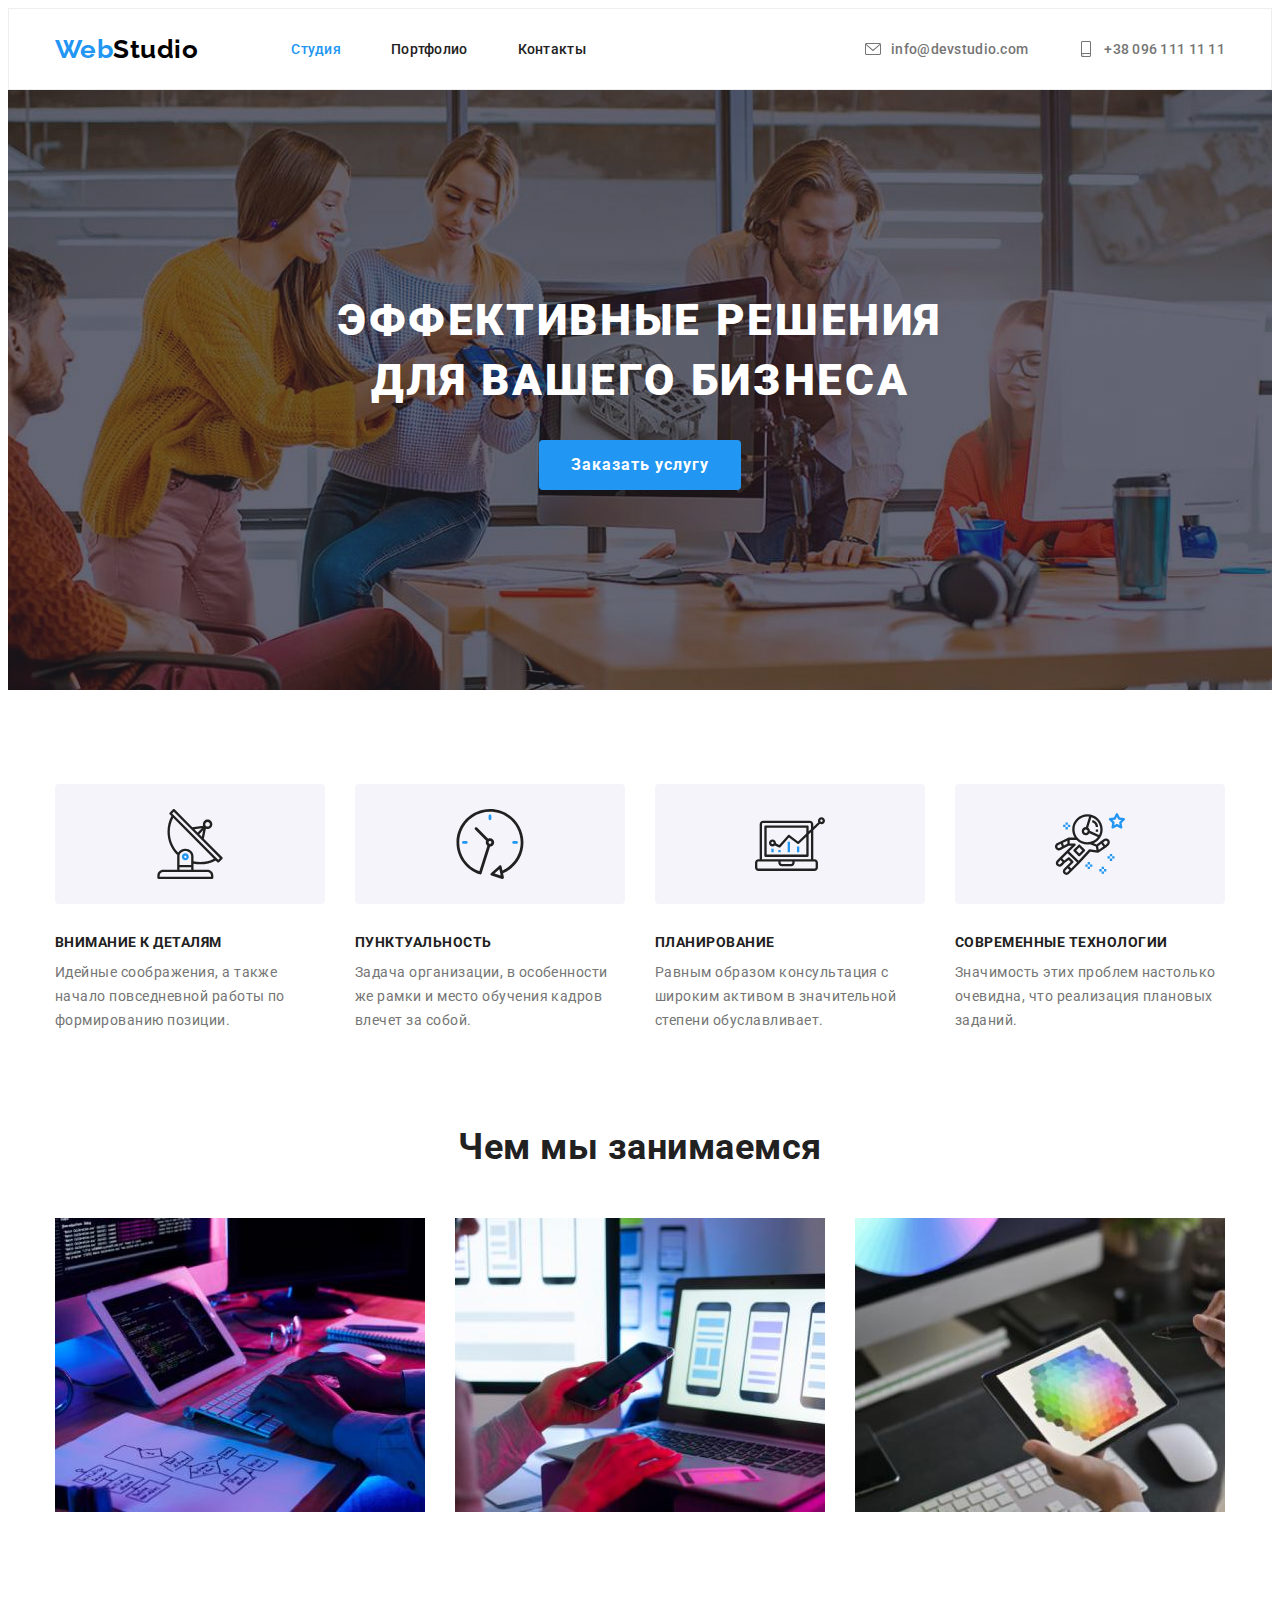
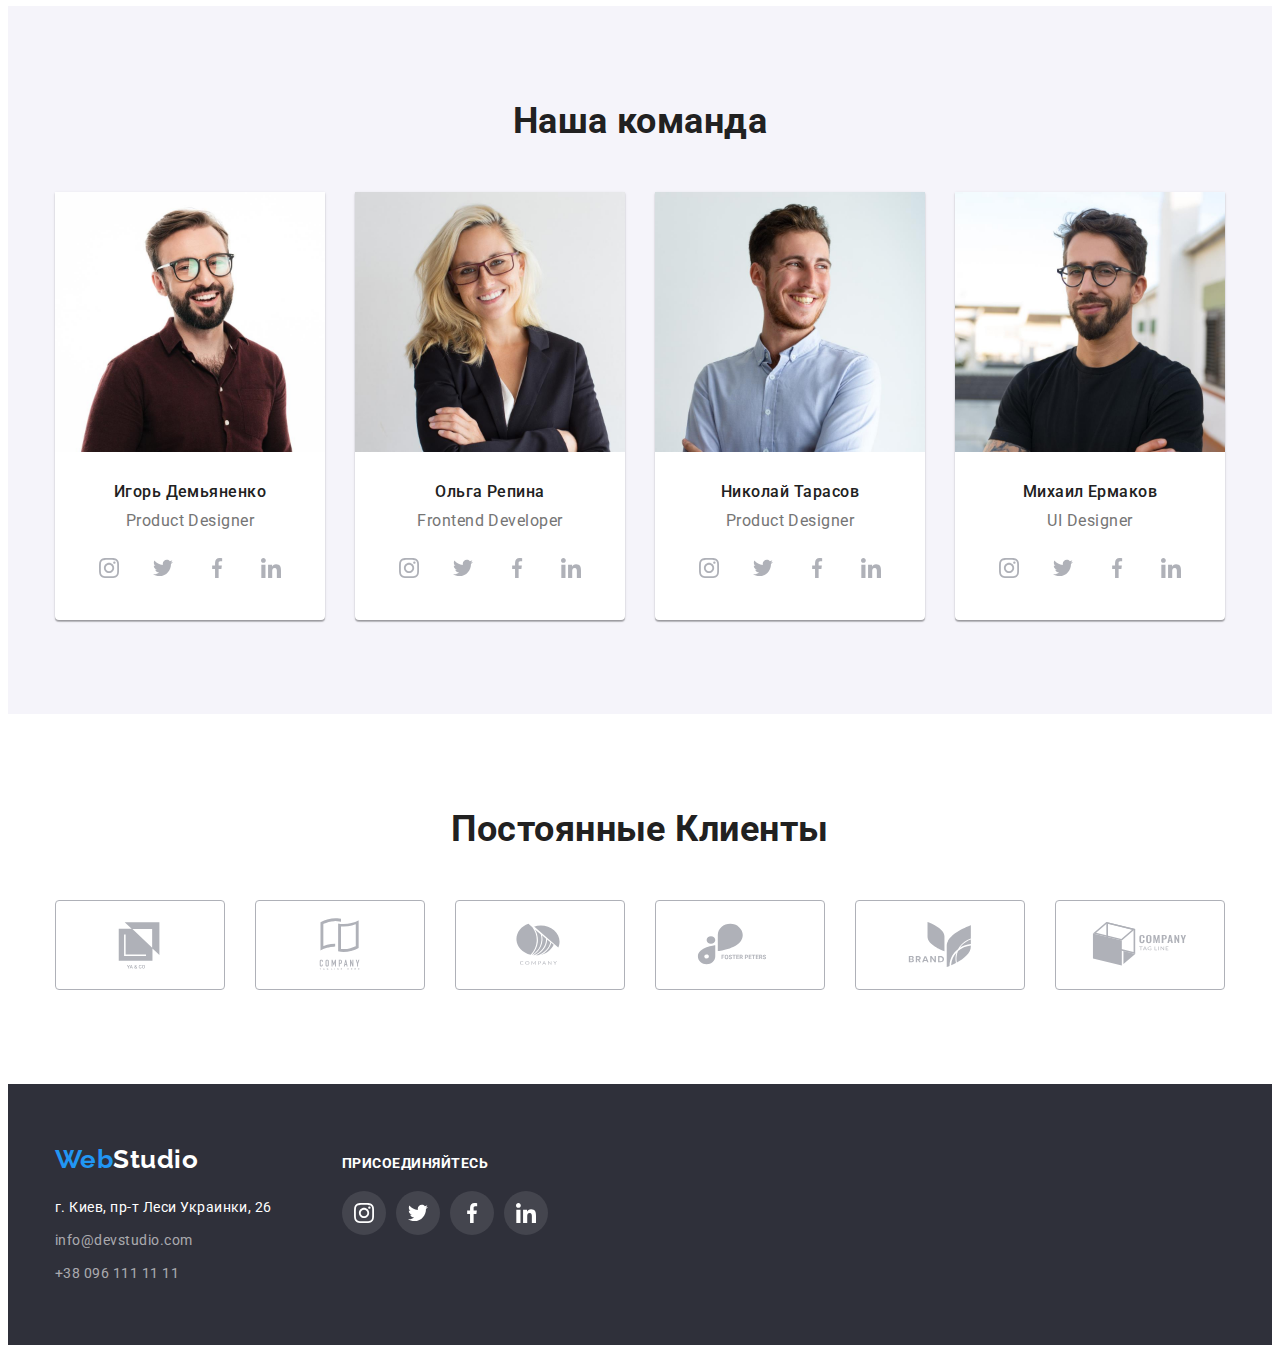
<file: index.html>
<!DOCTYPE html>
<html lang="ru">
  <head>
    <meta charset="UTF-8" />
    <meta http-equiv="X-UA-Compatible" content="IE=edge" />
    <meta name="viewport" content="width=device-width, initial-scale=1.0" />
    <title>WebStudio</title>
    <link rel="preconnect" href="https://fonts.googleapis.com" />
    <link rel="preconnect" href="https://fonts.gstatic.com" crossorigin />
    <link
      href="https://fonts.googleapis.com/css2?family=Raleway:wght@500&family=Roboto:wght@400;500;700;900&display=swap"
      rel="stylesheet"
    />
    <link
      rel="stylesheet"
      href="https://cdnjs.cloudflare.com/ajax/libs/modern-normalize/1.1.0/modern-normalize.min.css"
      integrity="sha512-wpPYUAdjBVSE4KJnH1VR1HeZfpl1ub8YT/NKx4PuQ5NmX2tKuGu6U/JRp5y+Y8XG2tV+wKQpNHVUX03MfMFn9Q=="
      crossorigin="anonymous"
      referrerpolicy="no-referrer"
    />
    <link rel="stylesheet" href="./css/styles.css" />
  </head>

  <body>
    <!-- Шапка -->
    <header class="header">
      <div class="container header-container">
        <a href="./index.html" class="header-logo logo link">
          <span class="logo-desc">Web</span>Studio
        </a>

        <nav class="header-nav">
          <ul class="header-list list">
            <li class="header-item">
              <a href="./index.html" class="current header-link link">Студия</a>
            </li>

            <li class="header-item">
              <a href="./portfolio.html" class="header-link link">Портфолио</a>
            </li>

            <li class="header-item">
              <a href="" class="header-link link">Контакты</a>
            </li>
          </ul>
        </nav>

        <ul class="header-contacts-list list">
          <li class="header-contacts-item">
            <a href="mailto:info@devstudio.com" class="header-contacts-link link">
              <svg class="contacts-icon">
                <use href="./images/icons.svg#icon-envelope"></use>
              </svg>
              info@devstudio.com
            </a>
          </li>

          <li class="header-contacts-item">
            <a href="tel:+380961111111" class="header-contacts-link link">
              <svg class="contacts-icon">
                <use href="./images/icons.svg#icon-smartphone"></use>
              </svg>
              +38 096 111 11 11
            </a>
          </li>
        </ul>
      </div>
    </header>

    <main>
      <!-- Герой -->
      <section class="hero">
        <div class="container hero-container">
          <h1 class="hero-title">Эффективные решения для вашего бизнеса</h1>
          <button class="hero-btn btn" type="button">Заказать услугу</button>
        </div>
      </section>

      <!-- Особенности -->
      <section class="section">
        <div class="container section-container">
          <h2 class="section-title visually-hidden">Особенности</h2>
          <ul class="features-list list">
            <li class="features-item">
              <div class="features-icon-container">
                <svg class="features-icon">
                  <use href="./images/icons.svg#icon-antenna"></use>
                </svg>
              </div>
              <h3 class="features-title">Внимание к деталям</h3>
              <p class="features-desc">
                Идейные соображения, а также начало повседневной работы по формированию позиции.
              </p>
            </li>

            <li class="features-item">
              <div class="features-icon-container">
                <svg class="features-icon">
                  <use href="./images/icons.svg#icon-clock"></use>
                </svg>
              </div>
              <h3 class="features-title">Пунктуальность</h3>
              <p class="features-desc">
                Задача организации, в особенности же рамки и место обучения кадров влечет за собой.
              </p>
            </li>

            <li class="features-item">
              <div class="features-icon-container">
                <svg class="features-icon">
                  <use href="./images/icons.svg#icon-diagram"></use>
                </svg>
              </div>
              <h3 class="features-title">Планирование</h3>
              <p class="features-desc">
                Равным образом консультация с широким активом в значительной степени обуславливает.
              </p>
            </li>

            <li class="features-item">
              <div class="features-icon-container">
                <svg class="features-icon">
                  <use href="./images/icons.svg#icon-astronaut"></use>
                </svg>
              </div>
              <h3 class="features-title">Современные технологии</h3>
              <p class="features-desc">
                Значимость этих проблем настолько очевидна, что реализация плановых заданий.
              </p>
            </li>
          </ul>
        </div>
      </section>

      <!-- Чем мы занимаемся -->
      <section class="section work">
        <div class="container section-container">
          <h2 class="section-title work-title">Чем мы занимаемся</h2>
          <ul class="work-list list">
            <li class="work-item">
              <img src="./images/image1.jpg" alt="Руки на клавиатуре" width="370" />
            </li>

            <li class="work-item">
              <img src="./images/image2.jpg" alt="Телефон в руке" width="370" />
            </li>

            <li class="work-item">
              <img src="./images/image3.jpg" alt="Планшет в руках" width="370" />
            </li>
          </ul>
        </div>
      </section>

      <!-- Наша команда -->
      <section class="section team">
        <div class="container section-container">
          <h2 class="section-title">Наша команда</h2>
          <ul class="team-list list">
            <li class="team-item">
              <img src="./images/photo1.jpg" alt="Парень в бордовой рубашке" width="270" />
              <div class="team-desc">
                <h3 class="team-name">Игорь Демьяненко</h3>
                <p class="team-position" lang="en">Product Designer</p>
                <ul class="social-list list">
                  <li class="social-item">
                    <a
                      href="https://www.instagram.com/"
                      target="_blank"
                      rel="noopener noreferrer"
                      class="social-link link"
                    >
                      <svg class="social-icon">
                        <use href="./images/icons.svg#icon-instagram"></use>
                      </svg>
                    </a>
                  </li>
                  <li class="social-item">
                    <a
                      href="https://www.twitter.com/"
                      target="_blank"
                      rel="noopener noreferrer"
                      class="social-link link"
                    >
                      <svg class="social-icon">
                        <use href="./images/icons.svg#icon-twitter"></use>
                      </svg>
                    </a>
                  </li>
                  <li class="social-item">
                    <a
                      href="https://www.facebook.com/"
                      target="_blank"
                      rel="noopener noreferrer"
                      class="social-link link"
                    >
                      <svg class="social-icon">
                        <use href="./images/icons.svg#icon-facebook"></use>
                      </svg>
                    </a>
                  </li>
                  <li class="social-item">
                    <a
                      href="https://www.linkedin.com/"
                      target="_blank"
                      rel="noopener noreferrer"
                      class="social-link link"
                    >
                      <svg class="social-icon">
                        <use href="./images/icons.svg#icon-linkedin"></use>
                      </svg>
                    </a>
                  </li>
                </ul>
              </div>
            </li>

            <li class="team-item">
              <img src="./images/photo2.jpg" alt="Девушка в пиджаке" width="270" />
              <div class="team-desc">
                <h3 class="team-name">Ольга Репина</h3>
                <p class="team-position" lang="en">Frontend Developer</p>
                <ul class="social-list list">
                  <li class="social-item">
                    <a href="" target="_blank" rel="noopener noreferrer" class="social-link link">
                      <svg class="social-icon">
                        <use href="./images/icons.svg#icon-instagram"></use>
                      </svg>
                    </a>
                  </li>
                  <li class="social-item">
                    <a href="" target="_blank" rel="noopener noreferrer" class="social-link link">
                      <svg class="social-icon">
                        <use href="./images/icons.svg#icon-twitter"></use>
                      </svg>
                    </a>
                  </li>
                  <li class="social-item">
                    <a href="" target="_blank" rel="noopener noreferrer" class="social-link link">
                      <svg class="social-icon">
                        <use href="./images/icons.svg#icon-facebook"></use>
                      </svg>
                    </a>
                  </li>
                  <li class="social-item">
                    <a href="" target="_blank" rel="noopener noreferrer" class="social-link link">
                      <svg class="social-icon">
                        <use href="./images/icons.svg#icon-linkedin"></use>
                      </svg>
                    </a>
                  </li>
                </ul>
              </div>
            </li>

            <li class="team-item">
              <img src="./images/photo3.jpg" alt="Парень в голубой рубашке" width="270" />
              <div class="team-desc">
                <h3 class="team-name">Николай Тарасов</h3>
                <p class="team-position" lang="en">Product Designer</p>
                <ul class="social-list list">
                  <li class="social-item">
                    <a href="" target="_blank" rel="noopener noreferrer" class="social-link link">
                      <svg class="social-icon">
                        <use href="./images/icons.svg#icon-instagram"></use>
                      </svg>
                    </a>
                  </li>
                  <li class="social-item">
                    <a href="" target="_blank" rel="noopener noreferrer" class="social-link link">
                      <svg class="social-icon">
                        <use href="./images/icons.svg#icon-twitter"></use>
                      </svg>
                    </a>
                  </li>
                  <li class="social-item">
                    <a href="" target="_blank" rel="noopener noreferrer" class="social-link link">
                      <svg class="social-icon">
                        <use href="./images/icons.svg#icon-facebook"></use>
                      </svg>
                    </a>
                  </li>
                  <li class="social-item">
                    <a href="" target="_blank" rel="noopener noreferrer" class="social-link link">
                      <svg class="social-icon">
                        <use href="./images/icons.svg#icon-linkedin"></use>
                      </svg>
                    </a>
                  </li>
                </ul>
              </div>
            </li>

            <li class="team-item">
              <img src="./images/photo4.jpg" alt="Парень в черной футболке" width="270" />
              <div class="team-desc">
                <h3 class="team-name">Михаил Ермаков</h3>
                <p class="team-position" lang="en">UI Designer</p>
                <ul class="social-list list">
                  <li class="social-item">
                    <a href="" target="_blank" rel="noopener noreferrer" class="social-link link">
                      <svg class="social-icon">
                        <use href="./images/icons.svg#icon-instagram"></use>
                      </svg>
                    </a>
                  </li>
                  <li class="social-item">
                    <a href="" target="_blank" rel="noopener noreferrer" class="social-link link">
                      <svg class="social-icon">
                        <use href="./images/icons.svg#icon-twitter"></use>
                      </svg>
                    </a>
                  </li>
                  <li class="social-item">
                    <a href="" target="_blank" rel="noopener noreferrer" class="social-link link">
                      <svg class="social-icon">
                        <use href="./images/icons.svg#icon-facebook"></use>
                      </svg>
                    </a>
                  </li>
                  <li class="social-item">
                    <a href="" target="_blank" rel="noopener noreferrer" class="social-link link">
                      <svg class="social-icon">
                        <use href="./images/icons.svg#icon-linkedin"></use>
                      </svg>
                    </a>
                  </li>
                </ul>
              </div>
            </li>
          </ul>
        </div>
      </section>

      <!-- Постоянные Клиенты -->
      <section class="section">
        <div class="container section-container">
          <h2 class="section-title">Постоянные Клиенты</h2>
          <ul class="customers-list list">
            <li class="customers-item">
              <a class="customers-link link" href="" target="_blank" rel="noopener noreferrer">
                <svg class="customers-icon">
                  <use href="./images/icons.svg#icon-company-logo1"></use>
                </svg>
              </a>
            </li>

            <li class="customers-item">
              <a class="customers-link link" href="" target="_blank" rel="noopener noreferrer">
                <svg class="customers-icon">
                  <use href="./images/icons.svg#icon-company-logo2"></use>
                </svg>
              </a>
            </li>

            <li class="customers-item">
              <a class="customers-link link" href="" target="_blank" rel="noopener noreferrer">
                <svg class="customers-icon">
                  <use href="./images/icons.svg#icon-company-logo3"></use>
                </svg>
              </a>
            </li>

            <li class="customers-item">
              <a class="customers-link link" href="" target="_blank" rel="noopener noreferrer">
                <svg class="customers-icon">
                  <use href="./images/icons.svg#icon-company-logo4"></use>
                </svg>
              </a>
            </li>

            <li class="customers-item">
              <a class="customers-link link" href="" target="_blank" rel="noopener noreferrer">
                <svg class="customers-icon">
                  <use href="./images/icons.svg#icon-company-logo5"></use>
                </svg>
              </a>
            </li>

            <li class="customers-item">
              <a class="customers-link link" href="" target="_blank" rel="noopener noreferrer">
                <svg class="customers-icon">
                  <use href="./images/icons.svg#icon-company-logo6"></use>
                </svg>
              </a>
            </li>
          </ul>
        </div>
      </section>
    </main>

    <!-- Футер -->
    <footer class="footer">
      <div class="container footer-container">
        <div class="footer-item">
          <a class="footer-logo logo link" href="./index.html">
            <span class="logo-desc">Web</span>Studio
          </a>

          <address class="footer-adress">
            <ul class="footer-list list">
              <li class="footer-contacts-item">
                <a
                  class="footer-adress-link link"
                  href="https://goo.gl/maps/fnWvEp41SZqMRHYs7"
                  target="_blank"
                  rel="noopener noreferrer nofollow"
                >
                  г. Киев, пр-т Леси Украинки, 26
                </a>
              </li>

              <li class="footer-contacts-item">
                <a class="footer-contacts-link link" href="mailto:info@devstudio.com"
                  >info@devstudio.com</a
                >
              </li>

              <li class="footer-contacts-item">
                <a class="footer-contacts-link link" href="tel:+380961111111">+38 096 111 11 11</a>
              </li>
            </ul>
          </address>
        </div>

        <div class="footer-item">
          <p class="join-us">Присоединяйтесь</p>
          <ul class="social-list list">
            <li class="social-item">
              <a
                href="https://www.instagram.com/"
                target="_blank"
                rel="noopener noreferrer"
                class="social-link footer-social-link link"
              >
                <svg class="social-icon footer-social-icon">
                  <use href="./images/icons.svg#icon-instagram"></use>
                </svg>
              </a>
            </li>
            <li class="social-item">
              <a
                href="https://www.twitter.com/"
                target="_blank"
                rel="noopener noreferrer"
                class="social-link footer-social-link link"
              >
                <svg class="social-icon footer-social-icon">
                  <use href="./images/icons.svg#icon-twitter"></use>
                </svg>
              </a>
            </li>

            <li class="social-item">
              <a
                href="https://www.facebook.com/"
                target="_blank"
                rel="noopener noreferrer"
                class="social-link footer-social-link link"
              >
                <svg class="social-icon footer-social-icon">
                  <use href="./images/icons.svg#icon-facebook"></use>
                </svg>
              </a>
            </li>

            <li class="social-item">
              <a
                href="https://www.linkedin.com/"
                target="_blank"
                rel="noopener noreferrer"
                class="social-link footer-social-link link"
              >
                <svg class="social-icon footer-social-icon">
                  <use href="./images/icons.svg#icon-linkedin"></use>
                </svg>
              </a>
            </li>
          </ul>
        </div>
      </div>
    </footer>
  </body>
</html>
</file>
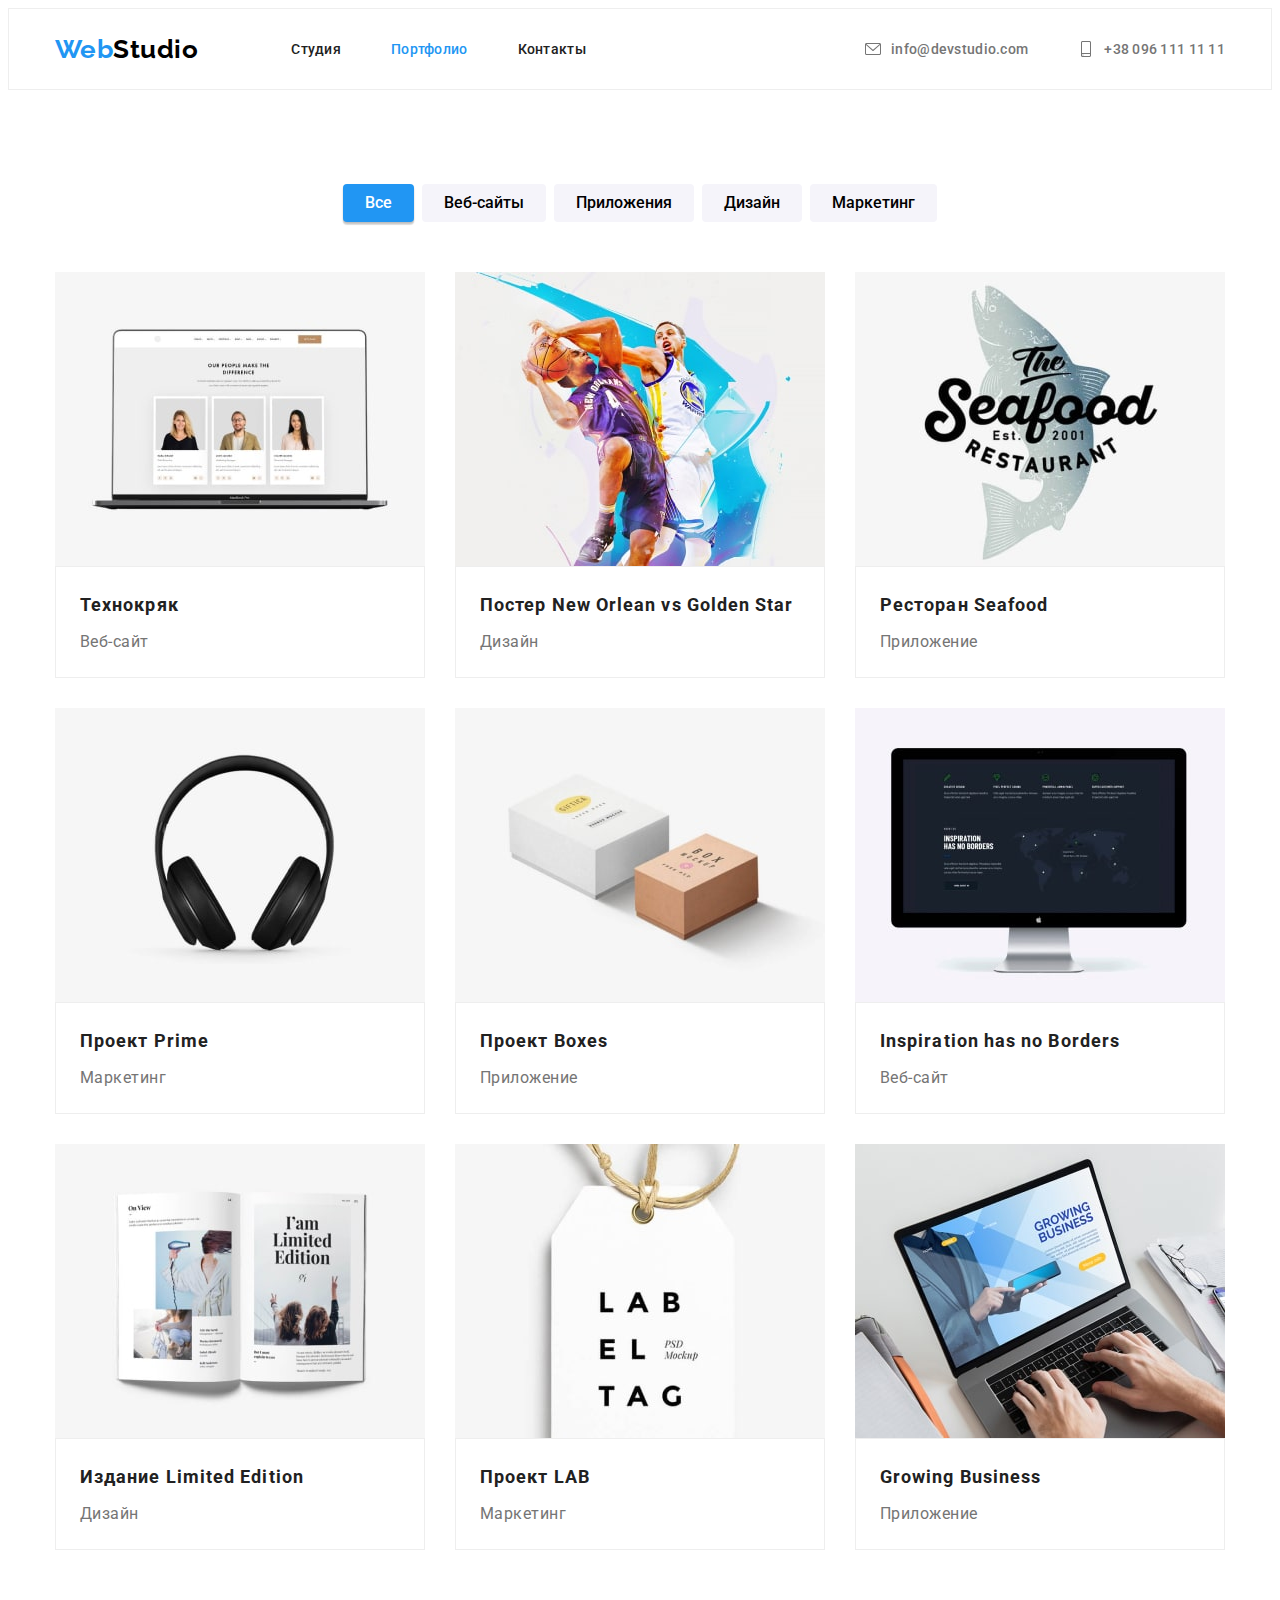
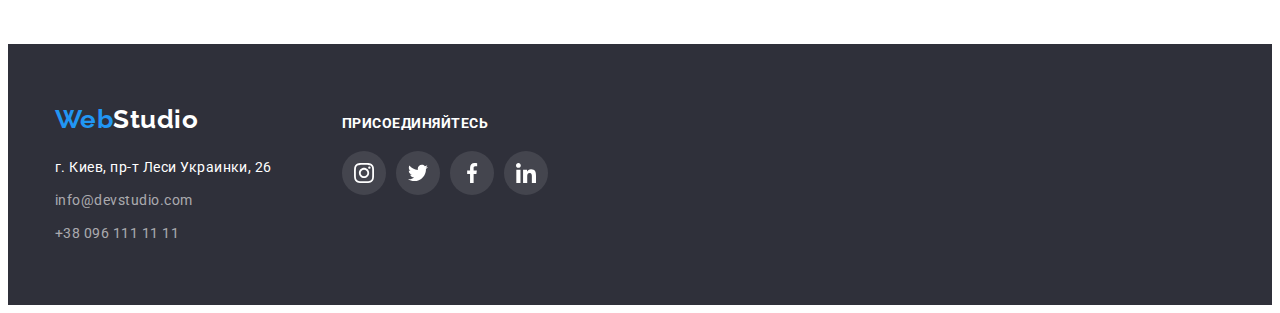
<file: portfolio.html>
<!DOCTYPE html>
<html lang="ru">
  <head>
    <meta charset="UTF-8" />
    <meta http-equiv="X-UA-Compatible" content="IE=edge" />
    <meta name="viewport" content="width=device-width, initial-scale=1.0" />
    <title>WebStudio</title>
    <link rel="preconnect" href="https://fonts.googleapis.com" />
    <link rel="preconnect" href="https://fonts.gstatic.com" crossorigin />
    <link
      href="https://fonts.googleapis.com/css2?family=Raleway:wght@500&family=Roboto:wght@400;500;700;900&display=swap"
      rel="stylesheet"
    />
    <link
      rel="stylesheet"
      href="https://cdnjs.cloudflare.com/ajax/libs/modern-normalize/1.1.0/modern-normalize.min.css"
      integrity="sha512-wpPYUAdjBVSE4KJnH1VR1HeZfpl1ub8YT/NKx4PuQ5NmX2tKuGu6U/JRp5y+Y8XG2tV+wKQpNHVUX03MfMFn9Q=="
      crossorigin="anonymous"
      referrerpolicy="no-referrer"
    />
    <link rel="stylesheet" href="./css/styles.css" />
  </head>

  <body>
    <!-- Шапка -->
    <header class="header">
      <div class="container header-container">
        <a href="./index.html" class="header-logo logo link">
          <span class="logo-desc">Web</span>Studio
        </a>

        <nav class="header-nav">
          <ul class="header-list list">
            <li class="header-item">
              <a href="./index.html" class="header-link link">Студия</a>
            </li>

            <li class="header-item">
              <a href="./portfolio.html" class="current header-link link">Портфолио</a>
            </li>

            <li class="header-item">
              <a href="" class="header-link link">Контакты</a>
            </li>
          </ul>
        </nav>

        <ul class="header-contacts-list list">
          <li class="header-contacts-item">
            <a href="mailto:info@devstudio.com" class="header-contacts-link link">
              <svg class="contacts-icon">
                <use href="./images/icons.svg#icon-envelope"></use>
              </svg>
              info@devstudio.com
            </a>
          </li>

          <li class="header-contacts-item">
            <a href="tel:+380961111111" class="header-contacts-link link">
              <svg class="contacts-icon">
                <use href="./images/icons.svg#icon-smartphone"></use>
              </svg>
              +38 096 111 11 11
            </a>
          </li>
        </ul>
      </div>
    </header>

    <!-- Main -->
    <main>
      <section class="section">
        <div class="container section-container section-portfolio">
          <h1 class="portfolio-title visually-hidden">Portfolio</h1>
          <ul class="btn-list list">
            <li class="btn-item">
              <button type="button" class="current-btn portfolio-btn btn">Все</button>
            </li>

            <li class="btn-item">
              <button type="button" class="portfolio-btn btn">Веб-сайты</button>
            </li>

            <li class="btn-item">
              <button type="button" class="portfolio-btn btn">Приложения</button>
            </li>

            <li class="btn-item">
              <button type="button" class="portfolio-btn btn">Дизайн</button>
            </li>

            <li class="btn-item">
              <button type="button" class="portfolio-btn btn">Маркетинг</button>
            </li>
          </ul>

          <ul class="projects-list list">
            <li class="projects-item">
              <a class="projects-link link" target="_blank" rel="noopener norefferer" href="">
                <img src="./images/portfolio-image1.jpg" alt="Ноутбук" width="370" />

                <div class="projects-desc">
                  <h2 class="projects-title">Технокряк</h2>
                  <p class="projects-type">Веб-сайт</p>
                </div>
              </a>
            </li>

            <li class="projects-item">
              <a class="projects-link link" target="_blank" rel="noopener norefferer" href="">
                <img
                  src="./images/portfolio-image2.jpg"
                  alt="Постер с двумя баскетболистами"
                  width="370"
                />

                <div class="projects-desc">
                  <h2 class="projects-title" lang="en">Постер New Orlean vs Golden Star</h2>
                  <p class="projects-type">Дизайн</p>
                </div>
              </a>
            </li>

            <li class="projects-item">
              <a class="projects-link link" target="_blank" rel="noopener norefferer" href="">
                <img
                  src="./images/portfolio-image3.jpg"
                  alt="Постер рыбного ресторана"
                  width="370"
                />

                <div class="projects-desc">
                  <h2 class="projects-title" lang="en">Ресторан Seafood</h2>
                  <p class="projects-type">Приложение</p>
                </div>
              </a>
            </li>

            <li class="projects-item">
              <a class="projects-link link" target="_blank" rel="noopener norefferer" href="">
                <img src="./images/portfolio-image4.jpg" alt="Наушники" width="370" />

                <div class="projects-desc">
                  <h2 class="projects-title" lang="en">Проект Prime</h2>
                  <p class="projects-type">Маркетинг</p>
                </div>
              </a>
            </li>

            <li class="projects-item">
              <a class="projects-link link" target="_blank" rel="noopener norefferer" href="">
                <img src="./images/portfolio-image5.jpg" alt="Две коробки" width="370" />

                <div class="projects-desc">
                  <h2 class="projects-title" lang="en">Проект Boxes</h2>
                  <p class="projects-type">Приложение</p>
                </div>
              </a>
            </li>

            <li class="projects-item">
              <a class="projects-link link" target="_blank" rel="noopener norefferer" href="">
                <img src="./images/portfolio-image6.jpg" alt="Моноблок" width="370" />

                <div class="projects-desc">
                  <h2 class="projects-title" lang="en">Inspiration has no Borders</h2>
                  <p class="projects-type">Веб-сайт</p>
                </div>
              </a>
            </li>

            <li class="projects-item">
              <a class="projects-link link" target="_blank" rel="noopener norefferer" href="">
                <img src="./images/portfolio-image7.jpg" alt="Открытая книга" width="370" />

                <div class="projects-desc">
                  <h2 class="projects-title" lang="en">Издание Limited Edition</h2>
                  <p class="projects-type">Дизайн</p>
                </div>
              </a>
            </li>

            <li class="projects-item">
              <a class="projects-link link" target="_blank" rel="noopener norefferer" href="">
                <img src="./images/portfolio-image8.jpg" alt="Бирка" width="370" />
                <div class="projects-desc">
                  <h2 class="projects-title" lang="en">Проект LAB</h2>
                  <p class="projects-type">Маркетинг</p>
                </div>
              </a>
            </li>

            <li class="projects-item">
              <a class="projects-link link" target="_blank" rel="noopener norefferer" href="">
                <img
                  src="./images/portfolio-image9.jpg"
                  alt="Руки на клавиатуре ноутбука"
                  width="370"
                />

                <div class="projects-desc">
                  <h2 class="projects-title" lang="en">Growing Business</h2>
                  <p class="projects-type">Приложение</p>
                </div>
              </a>
            </li>
          </ul>
        </div>
      </section>
    </main>

    <!-- Футер -->
    <footer class="footer">
      <div class="container footer-container">
        <div class="footer-item">
          <a class="footer-logo logo link" href="./index.html">
            <span class="logo-desc">Web</span>Studio
          </a>

          <address class="footer-adress">
            <ul class="footer-list list">
              <li class="footer-contacts-item">
                <a
                  class="footer-adress-link link"
                  href="https://goo.gl/maps/fnWvEp41SZqMRHYs7"
                  target="_blank"
                  rel="noopener noreferrer nofollow"
                >
                  г. Киев, пр-т Леси Украинки, 26
                </a>
              </li>

              <li class="footer-contacts-item">
                <a class="footer-contacts-link link" href="mailto:info@devstudio.com"
                  >info@devstudio.com</a
                >
              </li>

              <li class="footer-contacts-item">
                <a class="footer-contacts-link link" href="tel:+380961111111">+38 096 111 11 11</a>
              </li>
            </ul>
          </address>
        </div>

        <div class="footer-item">
          <p class="join-us">Присоединяйтесь</p>
          <ul class="social-list list">
            <li class="social-item">
              <a
                href="https://www.instagram.com/"
                target="_blank"
                rel="noopener noreferrer"
                class="social-link footer-social-link link"
              >
                <svg class="social-icon footer-social-icon">
                  <use href="./images/icons.svg#icon-instagram"></use>
                </svg>
              </a>
            </li>
            <li class="social-item">
              <a
                href="https://www.twitter.com/"
                target="_blank"
                rel="noopener noreferrer"
                class="social-link footer-social-link link"
              >
                <svg class="social-icon footer-social-icon">
                  <use href="./images/icons.svg#icon-twitter"></use>
                </svg>
              </a>
            </li>

            <li class="social-item">
              <a
                href="https://www.facebook.com/"
                target="_blank"
                rel="noopener noreferrer"
                class="social-link footer-social-link link"
              >
                <svg class="social-icon footer-social-icon">
                  <use href="./images/icons.svg#icon-facebook"></use>
                </svg>
              </a>
            </li>

            <li class="social-item">
              <a
                href="https://www.linkedin.com/"
                target="_blank"
                rel="noopener noreferrer"
                class="social-link footer-social-link link"
              >
                <svg class="social-icon footer-social-icon">
                  <use href="./images/icons.svg#icon-linkedin"></use>
                </svg>
              </a>
            </li>
          </ul>
        </div>
      </div>
    </footer>
  </body>
</html>
</file>
<file: css/styles.css>
:root {
  --primary-text-color: #212121;
  --secondary-text-color: #757575;
  --third-text-color: #ffffff;
  --primary-bg-color: #2f303a;
  --secondary-bg-color: #f5f4fa;
  --accent-color: #2196f3;
  --logo-header-color: #000000;
  --btn-bg-color: #f5f4fa;
  --border-color: #eeeeee;
  --icon-primary-color: #afb1b8;
}

p,
h1,
h2,
h3,
h4,
h5,
h6 {
  margin-top: 0;
}

p:last-child {
  margin-bottom: 0;
}

ul {
  margin: 0;
  padding-left: 0;
}

img {
  display: block;
  max-width: 100%;
  height: auto;
}

html {
  box-sizing: border-box;
}

*,
*::after,
*::before {
  box-sizing: inherit;
}

address {
  font-style: inherit;
}

body {
  font-family: 'Roboto', sans-serif;
  font-weight: 400;
  letter-spacing: 0.03em;
  color: var(--primary-text-color);
  background-color: var(--third-text-color);
}

.container {
  width: 1200px;
  margin: 0 auto;
  padding: 0 15px;
}

.link {
  text-decoration: none;
  color: inherit;
}

.list {
  list-style: none;
  padding-left: 0;
  margin: 0;
}

.logo {
  font-family: 'Raleway', sans-serif;
  font-weight: 700;
  font-size: 26px;
  line-height: calc(31 / 26);
}

.btn {
  cursor: pointer;
  border-style: none;
  font-family: inherit;
  text-align: center;
}

.current {
  color: var(--accent-color);
}

.visually-hidden {
  position: absolute;
  width: 1px;
  height: 1px;
  margin: -1px;
  padding: 0;
  overflow: hidden;
  border: 0;
  clip: rect(0 0 0 0);
}

/* HEADER */

.header {
  border: 1px solid var(--border-color);
  margin: 0 auto;
}

.header-container {
  display: flex;
  align-items: center;
}

.header-list {
  display: flex;
  align-items: center;
}

.header-contacts-list {
  display: flex;
  margin-left: auto;
}

.header-item:not(:last-child),
.header-contacts-item:not(:last-child) {
  margin-right: 50px;
}

.header-link,
.header-contacts-link {
  display: flex;
  padding: 32px 0;
}

.contacts-icon {
  width: 16px;
  height: 16px;
  margin-right: 10px;
  fill: currentColor;
}

.header-logo {
  margin-right: 93px;

  color: var(--logo-header-color);
}

.logo-desc {
  color: var(--accent-color);
}

.header-link {
  font-weight: 500;
  font-size: 14px;
  line-height: calc(16 / 14);
  letter-spacing: 0.02em;
}

.header-contacts-link {
  font-weight: 500;
  font-size: 14px;
  line-height: calc(16 / 14);
  letter-spacing: 0.02em;
  color: var(--secondary-text-color);
}

.header-link:hover,
.header-link:focus,
.header-contacts-link:hover,
.header-contacts-link:focus {
  color: var(--accent-color);
}

/* HERO */

.hero {
  background-image: linear-gradient(rgba(47, 48, 58, 0.4), rgba(47, 48, 58, 0.4)),
    url(../images/hero-image.jpg);
  background-repeat: no-repeat;
  background-position: center;
  background-size: cover;
}

.hero-container {
  display: flex;
  flex-direction: column;
  align-items: center;
  padding-top: 200px;
  padding-bottom: 200px;
}

.hero-title {
  margin-bottom: 30px;

  font-weight: 900;
  font-size: 44px;
  line-height: calc(60 / 44);
  text-align: center;
  letter-spacing: 0.06em;
  text-transform: uppercase;
  color: var(--third-text-color);
  max-width: 696px;
}

.hero-btn {
  padding: 10px 32px;

  font-weight: 700;
  font-size: 16px;
  line-height: calc(30 / 16);
  letter-spacing: 0.06em;
  background-color: var(--accent-color);
  color: var(--third-text-color);
  border-radius: 4px;
}

.hero-btn:hover,
.hero-btn:focus {
  box-shadow: 0px 4px 4px rgba(0, 0, 0, 0.15);
}

/* SECTIONS */

.section {
  padding-top: 94px;
  padding-bottom: 94px;
}

.section-title {
  margin-bottom: 50px;

  font-weight: 700;
  font-size: 36px;
  line-height: calc(42 / 36);
  text-align: center;
}

/* FEATURES */

.features-list {
  display: flex;
  flex-wrap: wrap;
  margin-left: -30px;
  margin-top: -30px;
}

.features-item {
  margin-left: 30px;
  margin-top: 30px;
  flex-basis: calc(100% / 4 - 30px);
}

.features-icon-container {
  display: flex;
  height: 120px;
  align-items: center;
  justify-content: center;
  margin-bottom: 30px;

  background-color: var(--secondary-bg-color);
  border-radius: 4px;
}

.features-icon {
  width: 70px;
  height: 70px;
}

.features-title {
  margin-bottom: 10px;

  font-weight: 700;
  font-size: 14px;
  line-height: calc(16 / 14);
  text-transform: uppercase;
}

.features-desc {
  font-size: 14px;
  line-height: calc(24 / 14);
  color: var(--secondary-text-color);
}

/* WORK */

.work {
  padding-top: 0;
}

.work-list {
  display: flex;
  flex-wrap: wrap;
  margin-left: -30px;
  margin-top: -30px;
}

.work-item {
  margin-left: 30px;
  margin-top: 30px;
  flex-basis: calc(100% / 3 - 30px);
}

/* TEAM */

.team {
  background-color: var(--secondary-bg-color);
}

.team-list {
  display: flex;
  flex-wrap: wrap;
  margin-left: -30px;
  margin-top: -30px;
}

.team-item {
  margin-left: 30px;
  margin-top: 30px;
  flex-basis: calc(100% / 4 - 30px);

  box-shadow: 0px 1px 3px rgba(0, 0, 0, 0.12), 0px 1px 1px rgba(0, 0, 0, 0.14),
    0px 2px 1px rgba(0, 0, 0, 0.2);
  border-radius: 0px 0px 4px 4px;
  background-color: var(--third-text-color);
}

.team-desc {
  padding: 30px 0;
}

.team-name {
  margin-bottom: 10px;

  font-weight: 500;
  font-size: 16px;
  line-height: calc(19 / 16);
  text-align: center;
}

.team-position {
  margin-bottom: 16px;

  font-size: 16px;
  line-height: calc(19 / 16);
  text-align: center;
  color: var(--secondary-text-color);
}

.social-list {
  display: flex;
  justify-content: center;
}

.social-item {
  width: 44px;
  height: 44px;
}

.social-item:not(:last-child) {
  margin-right: 10px;
}

.social-link {
  width: 100%;
  height: 100%;
  display: flex;
  border-radius: 50%;
  align-items: center;
  justify-content: center;
}

.social-link:hover,
.social-link:focus {
  background-color: var(--accent-color);
}

.social-link:hover .social-icon,
.social-link:focus .social-icon {
  fill: var(--third-text-color);
}

.social-icon {
  width: 20px;
  height: 20px;
  fill: var(--icon-primary-color);
}

/* CUSTOMERS */

.customers-list {
  display: flex;
  margin-left: -30px;
  margin-top: -30px;
}

.customers-item {
  margin-left: 30px;
  margin-top: 30px;
  flex-basis: calc(100% / 6 - 30px);
}

.customers-link {
  display: flex;
  justify-content: center;
  align-items: center;
  height: 90px;

  border: 1px solid var(--icon-primary-color);
  border-radius: 4px;
}

.customers-icon {
  width: 106px;
  height: 60px;

  fill: var(--icon-primary-color);
}

.customers-link:hover,
.customers-link:focus {
  border-color: var(--accent-color);
}

.customers-link:hover .customers-icon,
.customers-link:focus .customers-icon {
  fill: var(--accent-color);
}

/* FOOTER */

.footer {
  padding-top: 60px;
  padding-bottom: 60px;

  background-color: var(--primary-bg-color);
}

.footer-container {
  display: flex;
  align-items: baseline;
}

.footer-item:not(:last-child) {
  margin-right: 70px;
}

.footer-adress {
  font-size: 14px;
  line-height: calc(24 / 14);
}

.footer-logo {
  display: block;
  margin-bottom: 20px;

  color: var(--third-text-color);
}

.footer-contacts-item:not(:last-child) {
  margin-bottom: 9px;
}

.footer-adress-link {
  color: var(--third-text-color);
}

.footer-contacts-link {
  color: rgba(255, 255, 255, 0.6);
}

.footer-adress-link:hover,
.footer-adress-link:focus,
.footer-contacts-link:hover,
.footer-contacts-link:focus {
  color: var(--accent-color);
}

/* FOOTER JOIN US */

.join-us {
  margin-bottom: 20px;
  font-weight: 700;
  font-size: 14px;
  line-height: calc(16 / 14);
  text-transform: uppercase;
  color: var(--third-text-color);
}

.footer-social-link {
  background-color: rgba(255, 255, 255, 0.1);
}

.social-link:hover,
.social-link:focus {
  background-color: var(--accent-color);
}

.social-icon {
  width: 20px;
  height: 20px;
}

.footer-social-icon {
  fill: var(--third-text-color);
}

/* PORTFOLIO MAIN*/

.btn-list {
  display: flex;
  justify-content: center;
}

.btn-list {
  margin-bottom: 50px;
}

.btn-item:not(:last-child) {
  margin-right: 8px;
}

.portfolio-btn {
  padding: 6px 22px;

  background: var(--btn-bg-color);
  font-weight: 500;
  font-size: 16px;
  line-height: calc(26 / 16);
  border-radius: 4px;
}

.portfolio-btn:hover,
.portfolio-btn:focus,
.portfolio-btn:active {
  color: var(--third-text-color);
  background-color: var(--accent-color);
  box-shadow: 0px 3px 1px rgba(0, 0, 0, 0.1), 0px 1px 2px rgba(0, 0, 0, 0.08),
    0px 2px 2px rgba(0, 0, 0, 0.12);
}

.current-btn {
  color: var(--third-text-color);
  background-color: var(--accent-color);
  box-shadow: 0px 3px 1px rgba(0, 0, 0, 0.1), 0px 1px 2px rgba(0, 0, 0, 0.08),
    0px 2px 2px rgba(0, 0, 0, 0.12);
}

/* PROJECTS */

.projects-list {
  display: flex;
  flex-wrap: wrap;
  margin-left: -30px;
  margin-top: -30px;
}

.projects-item {
  flex-basis: calc(100% / 3 - 30px);
  margin-left: 30px;
  margin-top: 30px;
}

.projects-link {
  display: block;
}

.projects-link:hover,
.projects-link:focus {
  box-shadow: 0px 3px 1px rgba(0, 0, 0, 0.1), 0px 1px 2px rgba(0, 0, 0, 0.08),
    0px 2px 2px rgba(0, 0, 0, 0.12);
}

.projects-desc {
  display: flex;
  flex-direction: column;
  padding: 20px 24px;

  border: 1px solid var(--border-color);
  box-sizing: border-box;
}

.projects-title {
  margin-bottom: 4px;

  font-weight: 700;
  font-size: 18px;
  line-height: calc(36 / 18);
  letter-spacing: 0.06em;
  color: var(--primary-text-color);
}

.projects-type {
  font-size: 16px;
  line-height: calc(30 / 16);
  color: var(--secondary-text-color);
}
</file>
